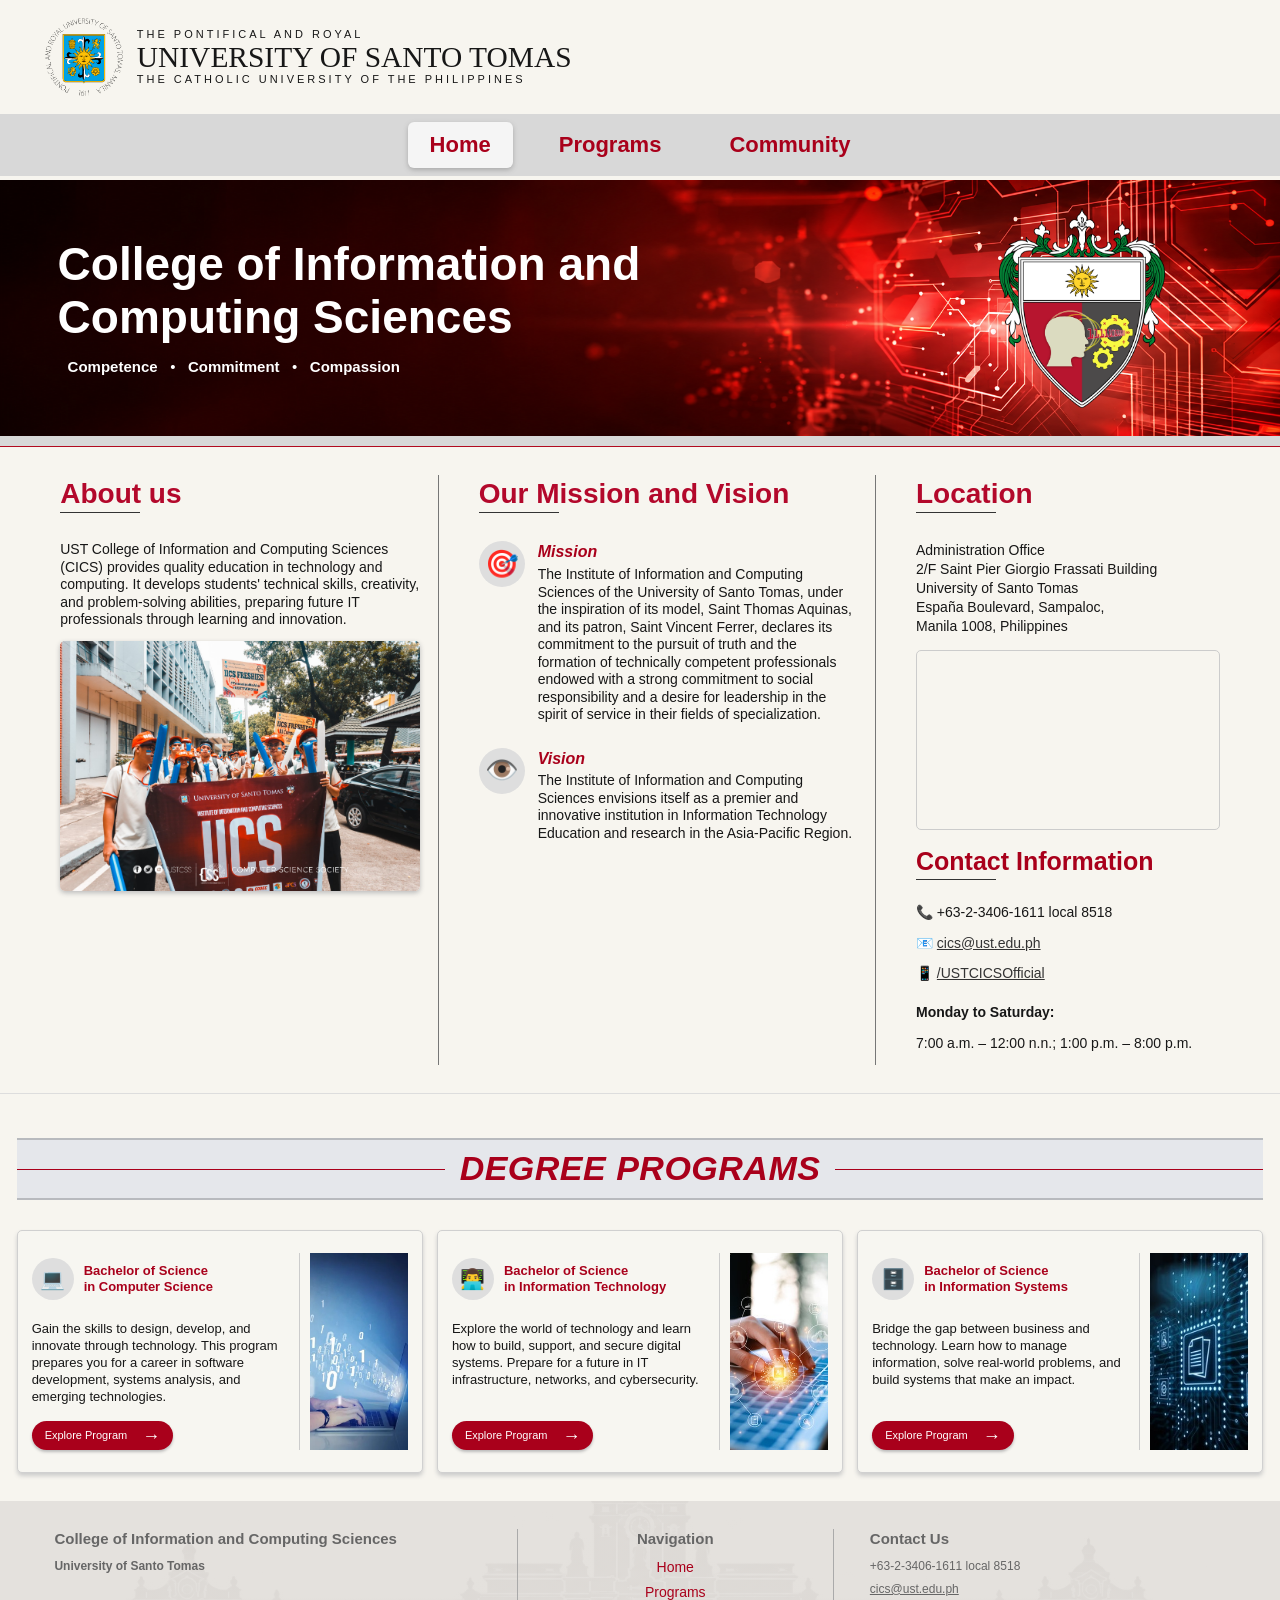
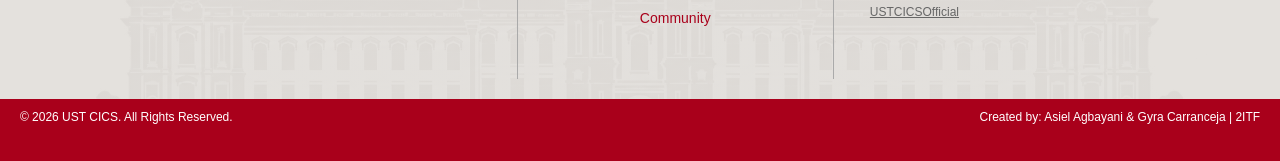
<file: index.html>
<!DOCTYPE html>
<html lang="en">
<head>
   <meta charset="UTF-8">
   <meta name="viewport" content="width=device-width, initial-scale=1.0">
   <title>UST College of Information and Computing Sciences</title>
   <link rel="stylesheet" href="home.css">
</head>
<body>


  
   <header class="top-header">
       <div class="ust-brand">
          
           <img src="home/ustlogo.png" alt="University of Santo Tomas logo" class="ust-logo">
           <div class="ust-name">
               <p class="small-title">THE PONTIFICAL AND ROYAL</p>
               <h1>UNIVERSITY OF SANTO TOMAS</h1>
               <p class="small-title">THE CATHOLIC UNIVERSITY OF THE PHILIPPINES</p>
           </div>
       </div>
       <div class="header-buttons">
</div>
   </header>


   <nav class="main-nav">
       <ul>
           <li><a href="index.html" class="active">Home</a></li>
           <li><a href="programs.html">Programs</a></li>
           <li><a href="community.html">Community</a></li>
       </ul>
   </nav>


  
   <section class="hero" id="home">
       <div class="hero-text">
           <h2>College of Information and<br>Computing Sciences</h2>
           <p><strong>Competence</strong> &nbsp; &bull; &nbsp; <strong>Commitment</strong> &nbsp; &bull; &nbsp; <strong>Compassion</strong></p>
       </div>
       <img src="home/logo.png" alt="CICS college crest" class="cics-crest">
   </section>


   <section class="intro-section" id="community">
       <div class="intro-column about-column">
           <h2 class="section-heading">About us</h2>
           <p>
               UST College of Information and Computing Sciences (CICS) provides quality
               education in technology and computing. It develops students' technical
               skills, creativity, and problem-solving abilities, preparing future IT
               professionals through learning and innovation.
           </p>
          
           <img src="home/about.png" alt="CICS students" class="about-image">
       </div>


       <div class="intro-column mission-column">
           <h2 class="section-heading">Our Mission and Vision</h2>


           <div class="mission-item">
               <div class="round-icon">🎯</div>
               <div>
                   <h3><i>Mission</i></h3>
                   <p>
                       The Institute of Information and Computing Sciences of the University
                       of Santo Tomas, under the inspiration of its model, Saint Thomas
                       Aquinas, and its patron, Saint Vincent Ferrer, declares its commitment
                       to the pursuit of truth and the formation of technically competent
                       professionals endowed with a strong commitment to social responsibility
                       and a desire for leadership in the spirit of service in their fields
                       of specialization.
                   </p>
               </div>
           </div>


           <div class="mission-item">
               <div class="round-icon">👁️</div>
               <div>
                   <h3><i>Vision</i></h3>
                   <p>
                       The Institute of Information and Computing Sciences envisions itself
                       as a premier and innovative institution in Information Technology
                       Education and research in the Asia-Pacific Region.
                   </p>
               </div>
           </div>
       </div>


<div class="location-column">


   <h2 class="section-heading">Location</h2>


   <p>
       Administration Office<br>
       2/F Saint Pier Giorgio Frassati Building<br>
       University of Santo Tomas<br>
       España Boulevard, Sampaloc,<br>
       Manila 1008, Philippines
   </p>


   <div class="location-map">
       <iframe
           src="https://maps.google.com/maps?q=Frassati%20Building%20University%20of%20Santo%20Tomas%20Manila&output=embed"
           title="Map showing Frassati Building"
           loading="lazy"
           allowfullscreen>
       </iframe>
   </div>


   <div class="contact-information">


       <h2 class="section-heading">Contact Information</h2>


       <p>📞 +63-2-3406-1611 local 8518</p>


      <p>
       📧
   <a href="mailto:cics@ust.edu.ph">cics@ust.edu.ph</a>
</p>


<p>
   📱
   <a href="https://www.facebook.com/USTCICSOfficial"
      target="_blank">/USTCICSOfficial</a>
</p>


       <div class="office-hours">
           <p><strong>Monday to Saturday:</strong></p>
           <p>7:00 a.m. – 12:00 n.n.; 1:00 p.m. – 8:00 p.m.</p>
       </div>


   </div>
</div>


</section>
   <section class="programs-section" id="programs">
       <div class="section-title-line">
           <span></span>
           <h2>DEGREE PROGRAMS</h2>
           <span></span>
       </div>


       <div class="program-grid">
           <article class="program-card">
               <div class="program-details">
                   <div class="program-title">
                       <div class="round-icon small-round"><span>&#128187;</span></div>
                       <h3>Bachelor of Science<br>in Computer Science</h3>
                   </div>
                   <p>
                       Gain the skills to design, develop, and innovate through technology.
                       This program prepares you for a career in software development,
                       systems analysis, and emerging technologies.
                   </p>
                   <a href="programs.html" class="program-button">Explore Program <span>&#8594;</span></a>
               </div>
               <img src="home/BSCS.jpg" alt="Computer Science program" class="program-image">
           </article>


           <article class="program-card">
               <div class="program-details">
                   <div class="program-title">
                       <div class="round-icon small-round">👨‍💻</div>
                       <h3>Bachelor of Science<br>in Information Technology</h3>
                   </div>
                   <p>
                       Explore the world of technology and learn how to build, support,
                       and secure digital systems. Prepare for a future in IT infrastructure,
                       networks, and cybersecurity.
                   </p>
                   <a href="programs.html" class="program-button">Explore Program <span>&#8594;</span></a>
               </div>
               <img src="home/BSIT.jpg" alt="Information Technology program" class="program-image">
           </article>


           <article class="program-card">
               <div class="program-details">
                   <div class="program-title">
                       <div class="round-icon small-round">🗄️</div>
                       <h3>Bachelor of Science<br>in Information Systems</h3>
                   </div>
                   <p>
                       Bridge the gap between business and technology. Learn how to manage
                       information, solve real-world problems, and build systems that make
                       an impact.
                   </p>
                   <a href="programs.html" class="program-button">Explore Program <span>&#8594;</span></a>
               </div>
               <img src="home/BSIS.jpg" alt="Information Systems program" class="program-image">
           </article>
       </div>
   </section>


   <footer class="site-footer">
       <div class="footer-column">
           <h3>College of Information and Computing Sciences</h3>
           <p><b>University of Santo Tomas</b></p>
       </div>


       <div class="footer-column footer-navigation">
           <h3>Navigation</h3>
           <ul>
               <li><a href="index.html">Home</a></li>
               <li><a href="programs.html">Programs</a></li>
               <li><a href="community.html">Community</a></li>
           </ul>
       </div>


       <div class="footer-column">
           <h3>Contact Us</h3>
           <p>+63-2-3406-1611 local 8518</p>
           <p><a href="mailto:cics@ust.edu.ph">cics@ust.edu.ph</a></p>
           <p><a href="https://www.facebook.com/USTCICSOfficial"target="_blank">USTCICSOfficial</a></p>
       </div>


       <div class="copyright">
           <span>&copy; 2026 UST CICS. All Rights Reserved.</span>
           <span>Created by: Asiel Agbayani & Gyra Carranceja | 2ITF</span>
       </div>
   </footer>


</body>
</html>
</file>
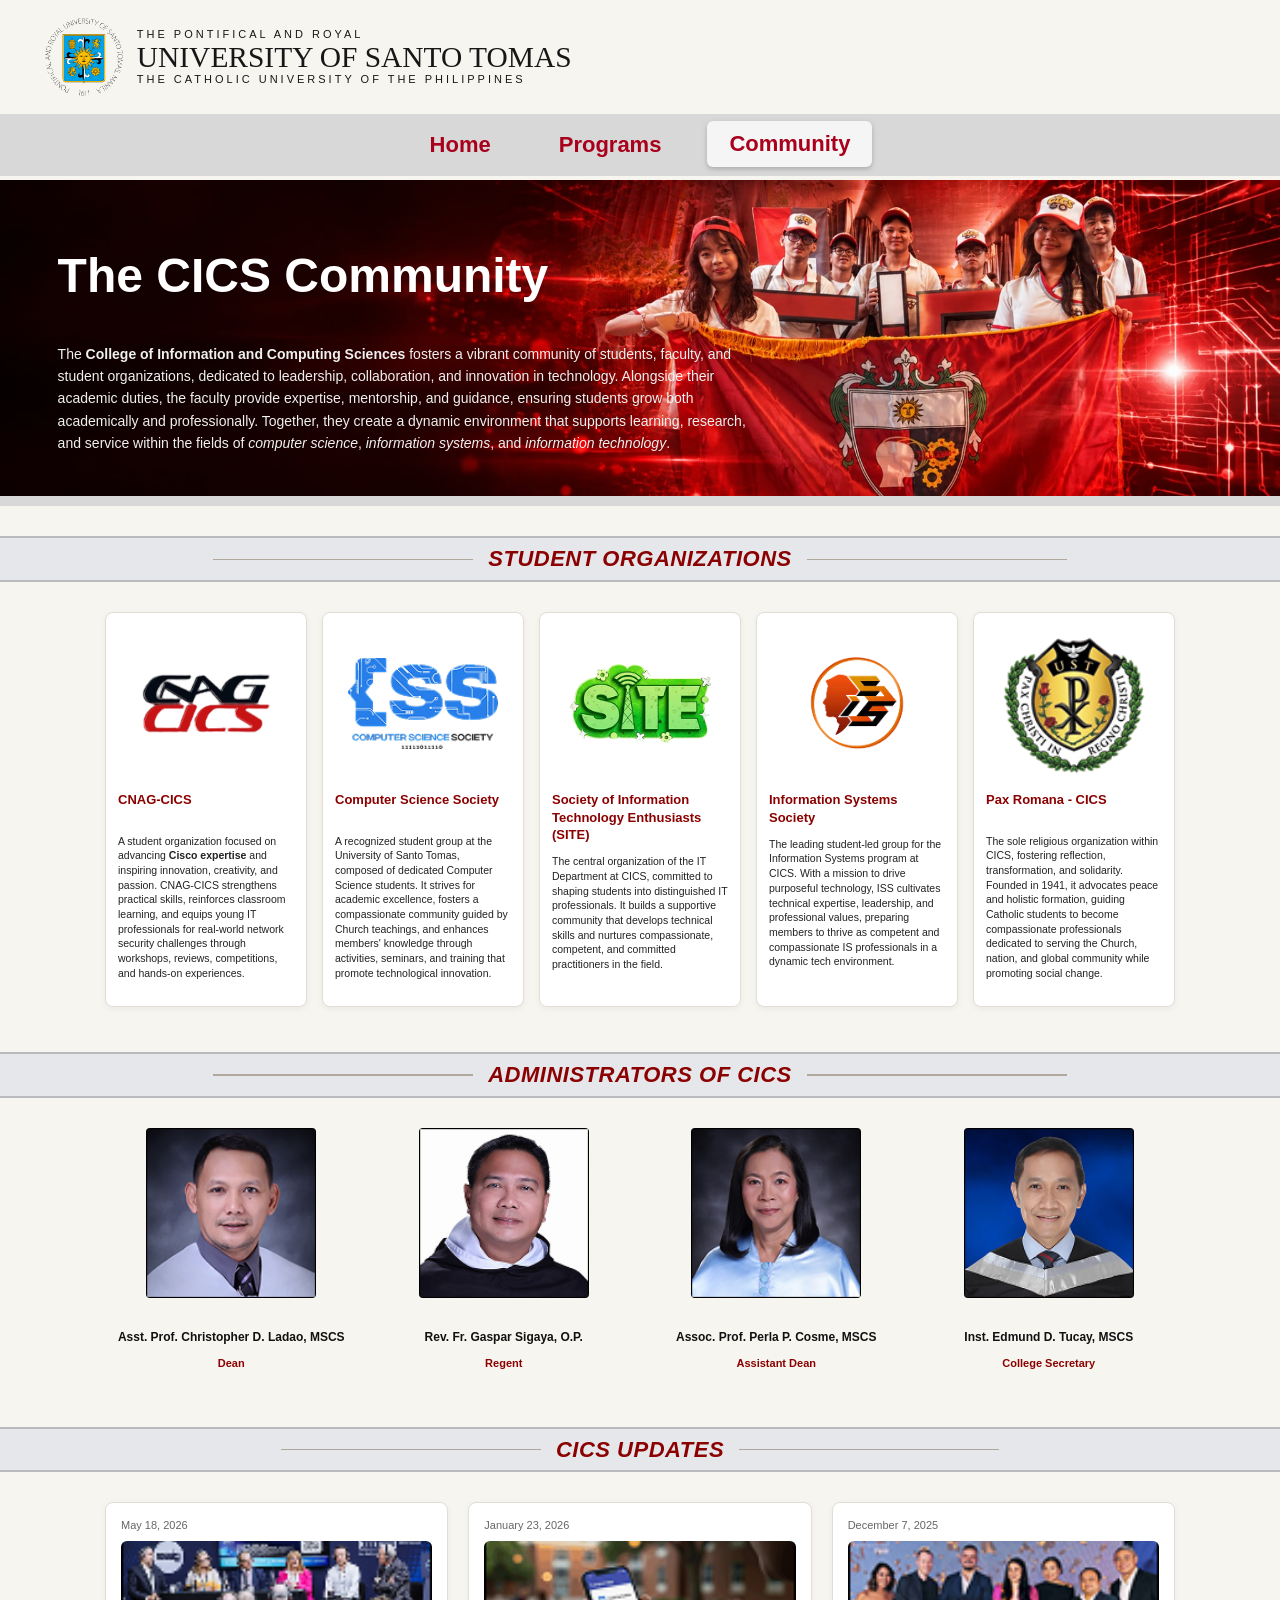
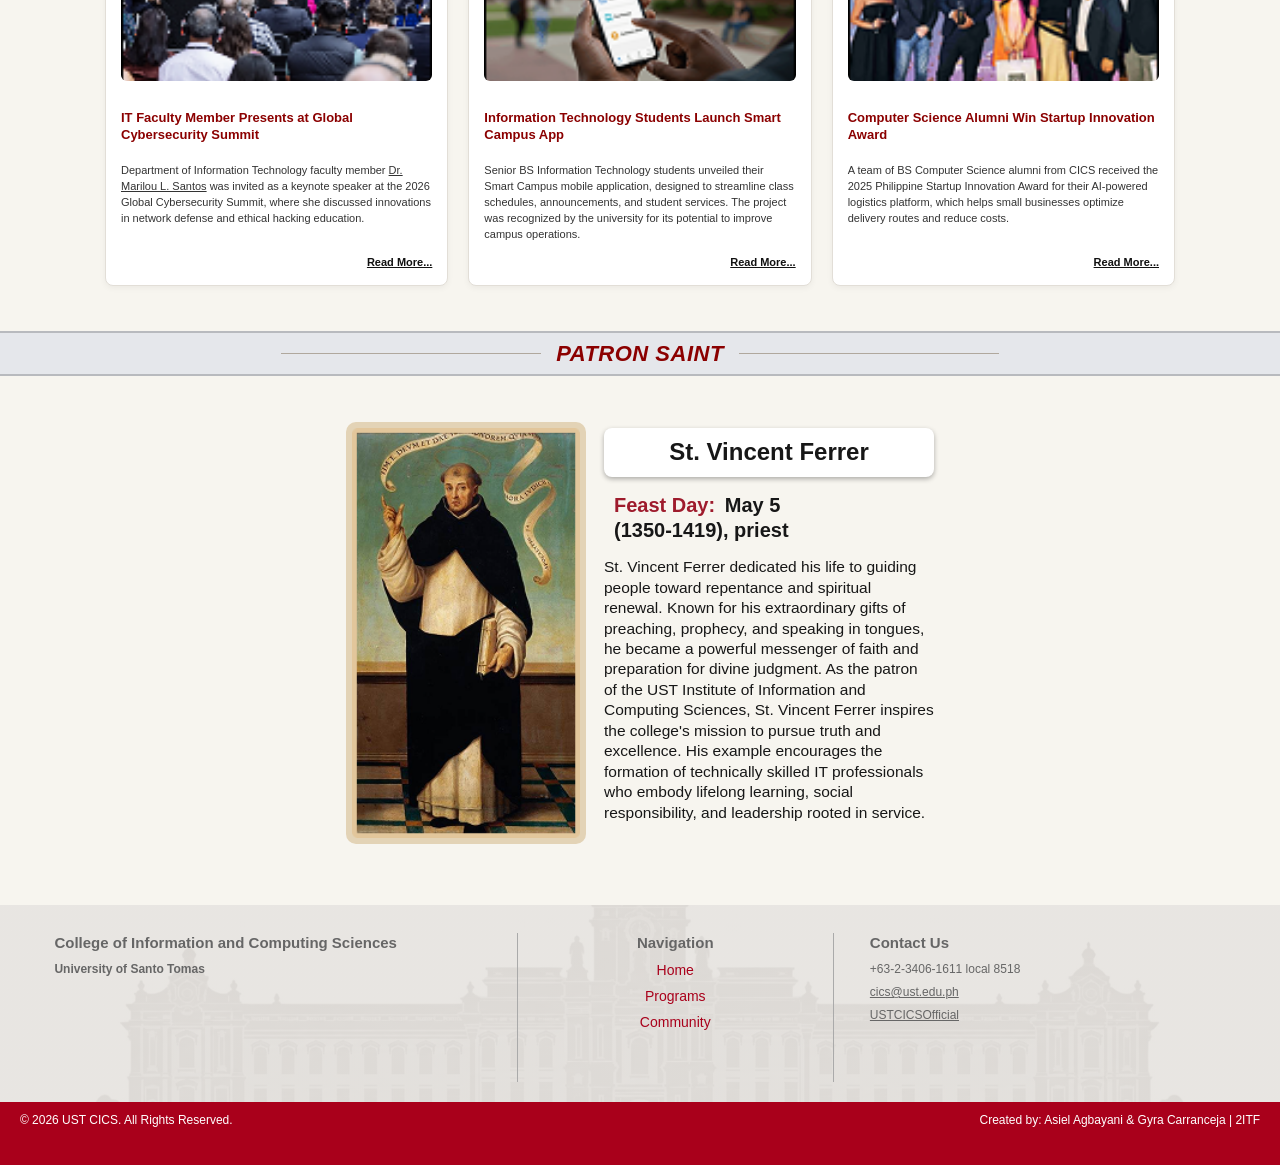
<file: community.html>
<!DOCTYPE html>
<html lang="en">
<head>
    <meta charset="UTF-8">
    <meta name="viewport" content="width=device-width, initial-scale=1.0">
    <title>The CICS Community - UST CICS</title>
    <link rel="stylesheet" href="community.css">
</head>
<body>


    <header class="top-header">
        <div class="ust-brand">
   
            <img src="community/ustlogo.png" alt="University of Santo Tomas logo" class="ust-logo">
            <div class="ust-name">
                <p class="small-title">THE PONTIFICAL AND ROYAL</p>
                <h1>UNIVERSITY OF SANTO TOMAS</h1>
                <p class="small-title">THE CATHOLIC UNIVERSITY OF THE PHILIPPINES</p>
            </div>
        </div>
    </header>


   <nav class="main-nav">
        <ul>
            <li><a href="index.html">Home</a></li>
            <li><a href="programs.html">Programs</a></li>
            <li><a href="community.html" class="active">Community</a></li>
        </ul>
    </nav>


    <section class="hero-section">
        <div class="hero-content">
            <div class="hero-text">
                <h1>The CICS Community</h1>
                <p>
                    The <b>College of Information and Computing Sciences</b> fosters a vibrant community of students, faculty, and student organizations, dedicated to leadership, collaboration, and innovation in technology. Alongside their academic duties, the faculty provide expertise, mentorship, and guidance, ensuring students grow both academically and professionally. Together, they create a dynamic environment that supports learning, research, and service within the fields of <i>computer science</i>, <i>information systems</i>, and <i>information technology</i>.
                </p>
            </div>
        </div>
    </section>


    <main class="main-container">


        <section class="content-section" id="organizations">
            <h2 class="section-title">STUDENT ORGANIZATIONS</h2>
            <div class="org-grid">
               
                <div class="org-card">
   
                    <img src="community/cnag.png" alt="CNAG-CICS Logo" class="org-logo">
                    <h3>CNAG-CICS</h3>
                    <p>
                        A student organization focused on advancing <b>Cisco expertise</b> and inspiring innovation, creativity, and passion. CNAG-CICS strengthens practical skills, reinforces classroom learning, and equips young IT professionals for real-world network security challenges through workshops, reviews, competitions, and hands-on experiences.
                    </p>
                </div>


                <div class="org-card">
                    <img src="community/css.png" alt="Computer Science Society Logo" class="org-logo">
                    <h3>Computer Science Society</h3>
                    <p>
                        A recognized student group at the University of Santo Tomas, composed of dedicated Computer Science students. It strives for academic excellence, fosters a compassionate community guided by Church teachings, and enhances members' knowledge through activities, seminars, and training that promote technological innovation.
                    </p>
                </div>


                <div class="org-card">
                    <img src="community/SITE.png" alt="SITE Logo" class="org-logo">
                    <h3>Society of Information Technology Enthusiasts (SITE)</h3>
                    <p>
                        The central organization of the IT Department at CICS, committed to shaping students into distinguished IT professionals. It builds a supportive community that develops technical skills and nurtures compassionate, competent, and committed practitioners in the field.
                    </p>
                </div>


                <div class="org-card">
                    <img src="community/ISS.png" alt="Information Systems Society Logo" class="org-logo">
                    <h3>Information Systems Society</h3>
                    <p>
                        The leading student-led group for the Information Systems program at CICS. With a mission to drive purposeful technology, ISS cultivates technical expertise, leadership, and professional values, preparing members to thrive as competent and compassionate IS professionals in a dynamic tech environment.
                    </p>
                </div>


                <div class="org-card">
                    <img src="community/paxromana.png" alt="Pax Romana CICS Logo" class="org-logo">
                    <h3>Pax Romana - CICS</h3>
                    <p>
                        The sole religious organization within CICS, fostering reflection, transformation, and solidarity. Founded in 1941, it advocates peace and holistic formation, guiding Catholic students to become compassionate professionals dedicated to serving the Church, nation, and global community while promoting social change.
                    </p>
                </div>


            </div>
        </section>


        <section class="content-section" id="administrators">
            <h2 class="section-title">ADMINISTRATORS OF CICS</h2>
            <div class="admin-grid">


                <div class="admin-card">
       
                    <img src="community/ladao.png" alt="Asst. Prof. Christopher D. Ladao" class="admin-img">
                    <h4>Asst. Prof. Christopher D. Ladao, MSCS</h4>
                    <p class="admin-role">Dean</p>
                </div>


                <div class="admin-card">
                    <img src="community/sigaya.png" alt="Rev. Fr. Gaspar Sigaya, O.P." class="admin-img">
                    <h4>Rev. Fr. Gaspar Sigaya, O.P.</h4>
                    <p class="admin-role">Regent</p>
                </div>


                <div class="admin-card">
                    <img src="community/cosme.png" alt="Assoc. Prof. Perla P. Cosme" class="admin-img">
                    <h4>Assoc. Prof. Perla P. Cosme, MSCS</h4>
                    <p class="admin-role">Assistant Dean</p>
                </div>


                <div class="admin-card">
                    <img src="community/tucay.png" alt="Inst. Edmund D. Tucay" class="admin-img">
                    <h4>Inst. Edmund D. Tucay, MSCS</h4>
                    <p class="admin-role">College Secretary</p>
                </div>


            </div>
        </section>


        <section class="content-section" id="updates">
            <h2 class="section-title">CICS UPDATES</h2>
            <div class="news-grid">


                <div class="news-card">
                    <div class="date-badge">May 18, 2026</div>
                    <img src="community/news1.png" alt="Cybersecurity Summit" class="news-img">
                    <h4>IT Faculty Member Presents at Global Cybersecurity Summit</h4>
                    <p>
                        Department of Information Technology faculty member <u>Dr. Marilou L. Santos</u> was invited as a keynote speaker at the 2026 Global Cybersecurity Summit, where she discussed innovations in network defense and ethical hacking education.
                    </p>
                    <a href="#" class="read-more">Read More...</a>
                </div>


                <div class="news-card">
                    <div class="date-badge">January 23, 2026</div>
                    <img src="community/news2.png" alt="Smart Campus App" class="news-img">
                    <h4>Information Technology Students Launch Smart Campus App</h4>
                    <p>
                        Senior BS Information Technology students unveiled their Smart Campus mobile application, designed to streamline class schedules, announcements, and student services. The project was recognized by the university for its potential to improve campus operations.
                    </p>
                    <a href="#" class="read-more">Read More...</a>
                </div>


                <div class="news-card">
                    <div class="date-badge">December 7, 2025</div>
                    <img src="community/news3.png" alt="Startup Innovation Award" class="news-img">
                    <h4>Computer Science Alumni Win Startup Innovation Award</h4>
                    <p>
                        A team of BS Computer Science alumni from CICS received the 2025 Philippine Startup Innovation Award for their AI-powered logistics platform, which helps small businesses optimize delivery routes and reduce costs.
                    </p>
                    <a href="#" class="read-more">Read More...</a>
                </div>


            </div>
        </section>


        <section class="content-section" id="patron-saint">
            <h2 class="section-title">PATRON SAINT</h2>


         <article class="saint-card">
    <figure class="saint-image">
      <img src="community/ferrer.png" alt="Portrait of St. Vincent Ferrer">
    </figure>


    <div class="saint-card-portrait">


      <h1 class="saint-name">St. Vincent Ferrer</h1>


      <p class="saint-feast">
        <span class="saint-feast-label">Feast Day:</span>
        <span class="saint-feast-date">May 5</span>
        <span class="saint-years">(1350-1419), priest</span>
      </p>


      <p class="saint-description">
        St. Vincent Ferrer dedicated his life to guiding people toward repentance
and spiritual renewal. Known for his extraordinary gifts of preaching,
        prophecy, and speaking in tongues, he became a powerful messenger of
        faith and preparation for divine judgment. As the patron of the UST
        Institute of Information and Computing Sciences, St. Vincent Ferrer
        inspires the college's mission to pursue truth and excellence. His
        example encourages the formation of technically skilled IT professionals
        who embody lifelong learning, social responsibility, and leadership
        rooted in service.
  </article>
   </p>
    </div>      
  </article>
</section>      
</main>      


 <footer class="site-footer">
       <div class="footer-column">
           <h3>College of Information and Computing Sciences</h3>
           <p><b>University of Santo Tomas</b></p>
       </div>


       <div class="footer-column footer-navigation">
           <h3>Navigation</h3>
           <ul>
               <li><a href="index.html">Home</a></li>
               <li><a href="programs.html">Programs</a></li>
               <li><a href="community.html">Community</a></li>
           </ul>
       </div>


       <div class="footer-column">
           <h3>Contact Us</h3>
           <p>+63-2-3406-1611 local 8518</p>
           <p><a href="mailto:cics@ust.edu.ph">cics@ust.edu.ph</a></p>
           <p><a href="https://www.facebook.com/USTCICSOfficial"target="_blank">USTCICSOfficial</a></p>
       </div>


       <div class="copyright">
           <span>&copy; 2026 UST CICS. All Rights Reserved.</span>
           <span>Created by: Asiel Agbayani & Gyra Carranceja | 2ITF</span>
       </div>
   </footer>


</body>
</html>
</file>
<file: home.css>
* {
    box-sizing: border-box;
}

html {
    scroll-behavior: smooth;
}

body {
    margin: 0;
    background-color: #f7f5ef;
    color: #171717;
    font-family: Arial, Helvetica, sans-serif;
    font-size: 14px;
    line-height: 1.35;
}

a {
    color: inherit;
}

.top-header {
    min-height: 104px;
    padding: 18px 3.5%;
    display: flex;
    align-items: center;
    justify-content: space-between;
    gap: 20px;
    background-color: #f7f5ef;
}

.ust-brand {
    display: flex;
    align-items: center;
    gap: 14px;
}

.ust-logo {
    width: 78px;
    height: 78px;
    object-fit: contain;
}

.ust-name .small-title {
    margin: 0;
    font-size: 11px;
    letter-spacing: 3px;
}

.ust-name h1 {
    margin: 0;
    font-family: Georgia, "Times New Roman", serif;
    font-size: clamp(18px, 2.3vw, 30px);
    font-weight: normal;
    line-height: 1.05;
}

.header-buttons {
    display: flex;
    align-items: center;
    gap: 12px;
}


.main-nav {
    background-color: #d8d8d8;
    border-bottom: 4px solid #f7f5ef;
}

.main-nav ul {
    display: flex;
    justify-content: center;
    gap: 24px;
    list-style: none;
    margin: 0;
    padding: 8px 15px;
}

.main-nav a {
    display: block;
    padding: 8px 22px;
    color: #a9001b;
    font-size: 22px;
    font-weight: bold;
    text-decoration: none;
    border-radius: 6px;
    transition: background-color 0.25s;
}

.main-nav a:hover,
.main-nav a.active {
    background-color: #f5f5f5;
    box-shadow: 0 2px 5px #aaa;
}


.hero {
    min-height: 200px;
    padding: 28px 4.5%;
    display: flex;
    align-items: center;
    justify-content: space-between;
    gap: 25px;
    color: white;
    background-image: url("home/header.png");
    background-size: cover;
    background-position: center;
    background-repeat: no-repeat;
    border-bottom: 10px solid #d8d8d8;
}

.hero-text h2 {
    margin: 0 0 14px;
    font-size: clamp(27px, 3.8vw, 46px);
    line-height: 1.15;
    font-weight: 800;
}

.hero-text p {
    margin: 0 0 0 10px;
    font-size: 15px;
}

.cics-crest {
    width: 180px;
    height: 200px;
    object-fit: contain;
    transform: translateX(-50px);
}


.intro-section {
    display: grid;
    grid-template-columns: 1.05fr 1.1fr 0.9fr;
    gap: 22px;
    padding: 28px 3.3%;
    border-top: 1px solid #b20a20;
    border-bottom: 1px solid #ddd;
}

.intro-column,
.location-column {
    min-width: 0;
    padding: 0 18px;
}

.about-column,
.mission-column {
    border-right: 1px solid #777;
}

.section-heading {
    color: #b3082b;
    font-size: 28px;
    margin-top: 0;
    margin-bottom: 20px;
    padding-bottom: 8px;
    width: fit-content;
}

.section-heading::after {
    content: "";
    display: block;
    width: 80px;
    height: 1px;
    background-color: #333;
}

.about-column p {
    margin: 0;
    font-size: 14px;
    line-height: 1.25;
}

.about-image {
    display: block;
    width: 100%;
    height: 250px;
    margin-top: 12px;
    object-fit: cover;
    border-radius: 5px;
    box-shadow: 0 2px 5px #bbb;
}


.mission-item {
    display: flex;
    align-items: flex-start;
    gap: 13px;
    margin: 16px 0 24px;
}

.mission-item h3 {
    margin: 0 0 3px;
    color: #a9001b;
    font-size: 16px;
}

.mission-item p {
    margin: 0;
    font-size: 14px;
    line-height: 1.25;
}

.round-icon {
    width: 46px;
    height: 46px;
    flex-shrink: 0;
    display: flex;
    align-items: center;
    justify-content: center;
    background-color: #dedede;
    border-radius: 50%;
    color: #b00020;
    font-size: 27px;
}


.location-column h2 {
    border-bottom: none;
}

.location-map {
    width: 100%;
    height: 180px;
    border: 1px solid #ccc;
    overflow: hidden;
    border-radius: 5px;
}


.location-map iframe {
    width: 100%;
    height: 100%;
    border: 0;
}

.contact-information {
    margin-top: 15px;
}

.contact-information h2 {
    color: #a9001b;
    font-size: 25px;
    margin-bottom: 15px;
}

.contact-information p {
    font-size: 14px;
    margin: 12px 0;
}

.contact-information a {
    color: #333;
}

.office-hours {
    margin-top: 20px;
}

.programs-section {
    padding: 14px 1.3% 28px;
    background-color: #f7f5ef;
}

.section-title-line {
    display: flex;
    align-items: center;
    justify-content: center;
    gap: 15px;
    text-align: center;
    color: #8b0000;
    font-size: 22px;
    font-weight: 800;
    font-style: italic;
    margin: 30px 0 25px 0;
    letter-spacing: 0.5px;
    margin-bottom: 30px;
    padding: 6px 0;
    background-color: #e5e7eb;
    border-top: 2px solid #b8babe;
    border-bottom: 2px solid #b8babe;
}

.section-title-line span {
    height: 1px;
    flex: 1;
    background-color: #a9001b;
}

.section-title-line h2 {
    margin: 0;
    color: #a9001b;
    font-size: clamp(24px, 3vw, 34px);
    font-style: italic;
    text-align: center;
}

.program-grid {
    display: grid;
    grid-template-columns: repeat(3, 1fr);
    gap: 14px;
}

.program-card {
    display: flex;
    align-items: stretch;
    gap: 12px;
    min-width: 0;
    padding: 22px 14px;
    background-color: #f7f6f1;
    border: 1px solid #d0d0d0;
    border-radius: 5px;
    box-shadow: 0 3px 4px #ccc;
    transition: transform 0.25s, box-shadow 0.25s;
}

.program-card:hover {
    transform: translateY(-4px);
    box-shadow: 0 7px 13px #c7c7c7;
}

.program-details {
    display: flex;
    flex: 1;
    flex-direction: column;
    align-items: flex-start;
    min-width: 0;
}

.program-title {
    display: flex;
    align-items: center;
    gap: 10px;
    min-height: 52px;
}

.program-title h3 {
    margin: 0;
    color: #a9001b;
    font-size: 13px;
    line-height: 1.2;
}

.small-round {
    width: 42px;
    height: 42px;
    font-size: 20px;
}

.program-details p {
    margin: 16px 0;
    font-size: 13px;
    line-height: 1.3;
}

.program-image {
    width: 29%;
    min-width: 70px;
    max-width: 115px;
    min-height: 170px;
    object-fit: cover;
    border-left: 1px solid #ccc;
    padding-left: 10px;
}

.program-button {
    display: inline-flex;
    align-items: center;
    justify-content: space-between;
    gap: 15px;
    margin-top: auto;
    padding: 7px 13px;
    background-color: #a9001b;
    color: white;
    font-size: 11px;
    text-decoration: none;
    border-radius: 18px;
    box-shadow: 0 2px 3px #bbb;
    transition: background-color 0.25s, transform 0.25s;
}

.program-button:hover {
    background-color: #760012;
    transform: translateX(3px);
}

.program-button span {
    font-size: 18px;
    line-height: 12px;
}

.site-footer {
    display: grid;
    grid-template-columns: 1.3fr 0.9fr 1.1fr;
    gap: 20px;
    padding: 28px 3% 0;
    color: #666;
    background-color: #e4e1dd;
    background-image:
        linear-gradient(
            rgba(228, 225, 221, 0.85),
            rgba(228, 225, 221, 0.85)
        ),
        url("home/footer.png");
    background-repeat: no-repeat;
    background-position: center bottom;
    background-size: 100% auto;
    min-height: 260px;
}

.footer-column {
    padding: 0 16px 18px;
}

.footer-column h3 {
    margin: 0 0 8px;
    font-size: 15px;
}

.footer-column p {
    margin: 7px 0;
    font-size: 12px;
}

.footer-navigation {
    text-align: center;
    border-left: 1px solid #aaa;
    border-right: 1px solid #aaa;
}

.footer-navigation ul {
    padding: 0;
    margin: 0;
    list-style: none;
}

.footer-navigation li {
    margin: 7px 0;
}

.footer-navigation a {
    color: #a9001b;
    text-decoration: none;
}

.footer-navigation a:hover,
.footer-column a:hover {
    text-decoration: underline;
}


.copyright {
    grid-column: 1 / -1;
    display: flex;
    justify-content: space-between;
    gap: 15px;
    padding: 10px 20px;
    margin: 0 -3.2% 0;
    color: white;
    background-color: #a9001b;
    font-size: 12px;
}


@media (max-width: 600px) {
    .top-header {
        padding: 8px 12px;
        gap: 8px;
    }

    .ust-brand {
        gap: 8px;
        min-width: 0;
    }

    .ust-logo {
        width: 45px;
        height: 45px;
    }

    .ust-name .small-title {
        font-size: 6px;
        letter-spacing: 0.5px;
    }

    .ust-name h1 {
        font-size: 15px;
        line-height: 1.1;
    }

    .header-buttons {
        gap: 6px;
        flex-shrink: 0;
    }


    .main-nav {
        padding: 6px 0;
    }

    .main-nav ul {
        gap: 10px;
        padding: 0;
    }

    .main-nav a {
        padding: 4px 12px;
        font-size: 15px;
    }

    .hero {
        min-height: 125px;
        padding: 16px 5%;
        gap: 10px;
    }

    .hero-text h2 {
        font-size: 22px;
        line-height: 1.15;
        margin: 0 0 12px;
    }

    .hero-text p {
        margin: 0;
        font-size: 11px;
    }

    .cics-crest {
        width: 75px;
        height: 90px;
        flex-shrink: 0;
        transform: none;
    }

    .intro-section {
        display: block;
        padding: 24px 6%;
    }

    .intro-column,
    .location-column {
        padding: 0 0 20px;
        border-right: none;
        border-bottom: 1px solid #999;
        margin-bottom: 20px;
    }

    .location-column {
        border-bottom: none;
        margin-bottom: 0;
        padding-bottom: 0;
    }

    .intro-column h2,
    .location-column h2 {
        font-size: 24px;
        margin: 0 0 12px;
    }

    .intro-column p,
    .location-column p {
        font-size: 11px;
        line-height: 1.35;
    }

    .about-image {
        height: 145px;
        margin-top: 12px;
    }

    .mission-item {
        align-items: flex-start;
        gap: 14px;
        margin-bottom: 24px;
    }

    .mission-item .round-icon {
        width: 44px;
        height: 44px;
        flex: 0 0 44px;
        font-size: 22px;
    }

    .mission-item h3 {
        font-size: 17px;
        margin-bottom: 6px;
    }

    .mission-item p {
        font-size: 11px;
        line-height: 1.35;
    }

    .location-map {
        height: 150px;
    }

    .contact-information {
        margin-top: 18px;
    }

    .contact-information h2 {
        font-size: 20px;
    }

    .contact-information p {
        font-size: 11px;
    }

    .office-hours {
        margin-top: 16px;
    }

    .programs-section {
        padding: 14px 3% 24px;
    }

    .section-title-line {
        gap: 10px;
        margin-bottom: 18px;
    }

    .section-title-line h2 {
        font-size: 20px;
    }

    .program-grid {
        display: flex;
        flex-direction: column;
        gap: 20px;
        padding: 0 2.5%;
    }

    .program-card {
        display: grid;
        grid-template-columns: minmax(0, 1fr) 92px;
        column-gap: 18px;
        align-items: stretch;
        width: 100%;
        margin: 0;
        padding: 14px 10px;
        border-radius: 8px;
    }

    .program-details {
        grid-column: 1;
    }

    .program-title {
        gap: 8px;
        min-height: 44px;
    }

    .program-title h3 {
        font-size: 12px;
    }

    .small-round {
        width: 36px;
        height: 36px;
        font-size: 18px;
    }

    .program-details p {
        margin: 8px 0 12px;
        font-size: 11px;
        line-height: 1.35;
    }

    .program-image {
        grid-column: 2;
        grid-row: 1;
        width: 100%;
        min-width: 0;
        max-width: none;
        min-height: 100%;
        height: 100%;
        padding: 0;
        border-left: none;
        border-radius: 8px;
        object-fit: cover;
    }

    .program-button {
        gap: 8px;
        width: fit-content;
        padding: 7px 10px;
        font-size: 10px;
        white-space: nowrap;
    }

    /* MOBILE FOOTER */
    .site-footer {
        grid-template-columns: 0.8fr 1.2fr;
        column-gap: 16px;
        row-gap: 0;
        padding: 18px 4% 0;
        background-size: cover;
        background-position: bottom center;
    }

    .footer-column {
        padding: 0 4px 18px;
        min-width: 0;
    }

    .site-footer > .footer-column:first-child {
        grid-column: 1 / -1;
        margin-bottom: 14px;
        padding-bottom: 12px;
        border-bottom: 1px solid #555;
    }

    .footer-column h3 {
        font-size: 14px;
        line-height: 1.3;
    }

    .footer-column p {
        font-size: 11px;
        overflow-wrap: anywhere;
    }

    .footer-navigation {
        grid-column: 1;
        text-align: left;
        border: none;
    }

    .footer-navigation a {
        display: block;
        margin-bottom: 6px;
        font-size: 12px;
        color: #6b6b6b;
    }

    .site-footer > .footer-column:last-of-type {
        grid-column: 2;
    }

    .copyright {
        grid-column: 1 / -1;
        flex-direction: column;
        align-items: flex-start;
        gap: 4px;
        padding: 12px 4%;
        margin: 0 -4%;
        font-size: 10px;
        line-height: 1.4;
    }
}
</file>
<file: community.css>
* {
    box-sizing: border-box;
}


html {
    scroll-behavior: smooth;
}


body {
    margin: 0;
    background-color: #f7f5ef;
    color: #171717;
    font-family: Arial, Helvetica, sans-serif;
    font-size: 14px;
    line-height: 1.35;
}


a {
    color: inherit;
}


.top-header {
    min-height: 104px;
    padding: 18px 3.5%;
    display: flex;
    align-items: center;
    justify-content: space-between;
    gap: 20px;
    background-color: #f7f5ef;
}


.ust-brand {
    display: flex;
    align-items: center;
    gap: 14px;
}


.ust-logo {
    width: 78px;
    height: 78px;
    object-fit: contain;
}


.ust-name .small-title {
    margin: 0;
    font-size: 11px;
    letter-spacing: 3px;
}


.ust-name h1 {
    margin: 0;
    font-family: Georgia, "Times New Roman", serif;
    font-size: clamp(18px, 2.3vw, 30px);
    font-weight: normal;
    line-height: 1.05;
}


.main-nav {
    background-color: #d8d8d8;
    border-bottom: 4px solid #f7f5ef;
}


.main-nav ul {
    display: flex;
    justify-content: center;
    gap: 24px;
    list-style: none;
    margin: 0;
    padding: 8px 15px;
}


.main-nav a {
    display: block;
    padding: 8px 22px;
    color: #a9001b;
    font-size: 22px;
    font-weight: bold;
    text-decoration: none;
    border-radius: 6px;
    transition: background-color 0.25s, transform 0.25s;
}


.main-nav a:hover,
.main-nav a.active {
    background-color: #f5f5f5;
    box-shadow: 0 2px 5px #aaa;
    transform: translateY(-1px);
}


.hero-section {
    min-height: 200px;
    padding: 28px 4.5%;
    display: flex;
    align-items: center;
    justify-content: space-between;
    gap: 25px;
    color: white;


    background-image: url("community/header.jpg");
    background-size: cover;
    background-position: center;
    background-repeat: no-repeat;


    border-bottom: 10px solid #d8d8d8;
}
.hero-text h1 {
    font-size: 48px;
    line-height: 1.15;
    font-weight: 800;
}


.hero-text p {
    text-align:left;
    font-size: 14px;
    line-height: 1.6;
    color: #f0f0f0;
    max-width: 690px;
    margin-right:50px;
}


.main-container {
    max-width: 1100px;
    margin: auto;
    padding: 0 15px;
}


.content-section {
    margin-bottom: 45px;
}


.section-title {
    display: flex;
    align-items: center;
    justify-content: center;
    gap: 15px;
    text-align: center;
    color: #8b0000;
    font-size: 22px;
    font-weight: 800;
    font-style: italic;
    margin: 30px 0 25px 0;
    letter-spacing: 0.5px;
    margin-bottom: 30px;
    padding: 6px 0;
    background-color: #e5e7eb;
    border-top: 2px solid #b8babe;
    border-bottom: 2px solid #b8babe;
    width: 100vw;
    margin-left: calc(50% - 50vw);
}


.section-title::before,
.section-title::after {
    content: "";
    flex: 1;
    height: 1.5px;
    background-color: #b0a89d;
    max-width: 260px;
}


.org-grid {
    display: grid;
    grid-template-columns: repeat(5, 1fr);
    gap: 15px;
}


.org-card {
    background-color: #ffffff;
    border: 1px solid #e2ded7;
    border-radius: 8px;
    padding: 15px 12px;
    text-align: center;
    box-shadow: 0 2px 6px rgba(0, 0, 0, 0.05);
    transition: transform 0.3s ease, box-shadow 0.3s ease;
}


.org-card:hover {
    transform: translateY(-4px);
    box-shadow: 0 6px 14px rgba(0, 0, 0, 0.12);
}


.org-logo {
    width: 150px;
    height: 150px;
    object-fit: contain;
    margin: 0 auto 12px auto;
    display: block;
}


.org-card h3 {
    color: #8b0000;
    font-size: 13px;
    font-weight: bold;
    text-align: left;
    margin-bottom: 8px;
    min-height: 32px;
    display: flex;
    align-items: left;
    justify-content: left;
}


.org-card p {
    font-size: 10.5px;
    line-height: 1.4;
    color: #222222;
    text-align: left;
}


.admin-grid {
    display: grid;
    grid-template-columns: repeat(4, 1fr);
    gap: 20px;
}


.admin-card {
    background-color: transparent;
    text-align: center;
    box-shadow: transparent;
}


.admin-img {
    width: 100%;
    height: 170px;
    width:170px;
    object-fit: cover;
    border-radius: 4px;
    margin-bottom: 10px;
}


.admin-card h4 {
    color: #111111;
    font-size: 12px;
    font-weight: bold;
    margin-bottom: 4px;
}


.admin-role {
    font-size: 11px;
    color: #8b0000;
    font-weight: 600;
}


.news-grid {
    display: grid;
    grid-template-columns: repeat(3, 1fr);
    gap: 20px;
}


.news-card {
    background-color: #ffffff;
    border: 1px solid #e2ded7;
    border-radius: 8px;
    padding: 15px;
    box-shadow: 0 2px 6px rgba(0,0,0,0.05);
    display: flex;
    flex-direction: column;
}


.news-card:hover {
    transform: translateY(-4px);
    box-shadow: 0 6px 14px rgba(0, 0, 0, 0.12);
}


.date-badge {
    text-align: left;
    font-size: 11px;
    color: #666666;
    margin-bottom: 8px;
}


.news-img {
    width: 100%;
    height: 140px;
    object-fit: cover;
    border-radius: 6px;
    margin-bottom: 12px;
}


.news-card h4 {
    color: #8b0000;
    font-size: 13px;
    font-weight: bold;
    margin-bottom: 8px;
    line-height: 1.3;
    text-align:left;
}


.news-card p {
    font-size: 11px;
    line-height: 1.45;
    color: #333333;
    margin-bottom: 12px;
    flex-grow: 1;
    text-align:left;
}


.read-more {
    align-self: flex-end;
    font-size: 11px;
    font-weight: bold;
    color: #111111;
}


.read-more:hover {
    color: #8b0000;
    text-decoration: underline;
}


 .saint-card {
        display: grid;
        grid-template-columns: 240px 1fr;
        gap: 18px;
        width: 100%;
        max-width: 620px;
        margin: 0 auto;
        padding: 16px;
    }
 
    .saint-image {
        margin: 0;
        padding: 6px;
        background-color: #e3d3b6;
        border-radius: 10px;
    }
 
    .saint-image img {
        display: block;
        width: 100%;
        height: 100%;
        min-height: 0;
        object-fit: cover;
        border-radius: 4px;
    }
 
    .saint-card-portrait {
        display: flex;
        flex-direction: column;
        padding-top: 6px;
    }
 
    .saint-name {
        margin: 0 0 16px;
        padding: 10px 20px;
        text-align: center;
        font-size: 24px;
        font-weight: 800;
        line-height: 1.2;
        background: #ffffff;
        border-radius: 8px;
        box-shadow: 0 2px 5px rgba(0, 0, 0, 0.3);
    }
 
    .saint-feast {
        margin: 0 0 14px 10px;
        font-size: 20px;
        font-weight: 700;
        line-height: 1.25;
    }
 
    .saint-feast-label {
        color: #9e1b2c;
        font-weight: 800;
        margin-right: 4px;
    }
 
    .saint-years {
        display: block;
    }
 
    .saint-description {
        margin: 0;
        font-size: 15.5px;
        font-weight: 500;
        line-height: 1.32;
    }


.site-footer {
   display: grid;
   grid-template-columns: 1.3fr 0.9fr 1.1fr;
   gap: 20px;
   padding: 28px 3% 0;
   color: #666;
   background-color: #e4e1dd;
   background-image:
       linear-gradient(
           rgba(228, 225, 221, 0.85),
           rgba(228, 225, 221, 0.85)
       ),
       url("community/footer.jpg");
   background-repeat: no-repeat;
   background-position: center bottom;
   background-size: 100% auto;
   min-height: 260px;
}


.footer-column {
   padding: 0 16px 18px;
}


.footer-column h3 {
   margin: 0 0 8px;
   font-size: 15px;
}


.footer-column p {
   margin: 7px 0;
   font-size: 12px;
}


.footer-navigation {
   text-align: center;
   border-left: 1px solid #aaa;
   border-right: 1px solid #aaa;
}


.footer-navigation ul {
   padding: 0;
   margin: 0;
   list-style: none;
}


.footer-navigation li {
   margin: 7px 0;
}


.footer-navigation a {
   color: #a9001b;
   text-decoration: none;
}


.footer-navigation a:hover,
.footer-column a:hover {
   text-decoration: underline;
}


.copyright {
   grid-column: 1 / -1;
   display: flex;
   justify-content: space-between;
   gap: 15px;
   padding: 10px 20px;
   margin: 0 -3.2% 0;
   color: white;
   background-color: #a9001b;
   font-size: 12px;
}


@media (max-width: 600px) {


   .top-header {
        padding: 8px 12px;
        gap: 8px;
    }

    .ust-brand {
        gap: 8px;
        min-width: 0;
    }

    .ust-logo {
        width: 45px;
        height: 45px;
    }

    .ust-name .small-title {
        font-size: 6px;
        letter-spacing: 0.5px;
    }

    .ust-name h1 {
        font-size: 15px;
        line-height: 1.1;
    }

    .header-buttons {
        gap: 6px;
        flex-shrink: 0;
    }

    .main-nav {
        padding: 6px 0;
    }

    .main-nav ul {
        gap: 10px;
        padding: 0;
    }

    .main-nav a {
        padding: 4px 12px;
        font-size: 15px;
    }

    .hero {
        min-height: 125px;
        padding: 16px 5%;
        gap: 10px;
    }

    .hero-text h2 {
        font-size: 22px;
        line-height: 1.15;
        margin: 0 0 12px;
    }

    .hero-text p {
        margin: 0;
        font-size: 11px;
    }

    .main-container {
        padding: 0 10px;
    }
 
    .section-title {
        font-size: 19px;
        gap: 8px;
        margin: 22px 0 18px;
    }
 
    .section-title::before,
    .section-title::after {
        max-width: none;
    }
 
    .org-grid {
        grid-template-columns: repeat(2, 1fr);
        gap: 12px;
    }


    .org-grid > .org-card:last-child:nth-child(3n + 1) {
        grid-column: auto;
    }
 
    .org-grid > .org-card:last-child:nth-child(odd) {
        grid-column: 1 / -1;
        justify-self: center;
        width: calc(50% - 6px);
    }
 
    .org-logo {
        width: 100%;
        height: 120px;
    }
 
    .org-card h3 {
        font-size: 13px;
    }
 
    .admin-grid {
        grid-template-columns: repeat(2, 1fr);
        gap: 12px;
    }
 
    .admin-img {
        width: 100%;
        height: auto;
        aspect-ratio: 1 / 1;
    }
 
    .news-grid {
        grid-template-columns: repeat(2, 1fr);
        gap: 12px;
    }
 
    .news-grid > .news-card:last-child:nth-child(odd) {
        grid-column: 1 / -1;
        justify-self: center;
        width: calc(50% - 6px);
    }
 
    .news-card {
        padding: 10px;
    }
 
    .news-img {
        height: 85px;
    }
 
    .news-card h4 {
        font-size: 12px;
    }
 
    .news-card p {
        font-size: 10px;
    }
 
 
     .saint-card {
        display: grid;
        grid-template-columns: 44% 1fr;
        gap: 14px;
        align-items: stretch;
        width: 100%;
        max-width: 100%;
        margin: 0 auto;
        padding: 8px 4px;
        font-family: "Inter", "Helvetica Neue", Arial, sans-serif;
    }
 
    .saint-image {
        margin: 0;
        padding: 4px;
        background-color: #e3d3b6;
        border-radius: 10px;
    }
 
    .saint-image img {
        display: block;
        width: 100%;
        height: 100%;
        min-height: 0;
        object-fit: cover;
        border-radius: 4px;
    }
 
    /* Right-hand column */
    .saint-card-portrait {
        display: flex;
        flex-direction: column;
        min-width: 0;
        padding-top: 0;
    }
 
    .saint-name {
        margin: 0 0 10px;
        padding: 8px 6px;
        text-align: center;
        font-size: 16px;
        font-weight: 800;
        line-height: 1.2;
        background: #ffffff;
        border-radius: 8px;
        box-shadow: 0 2px 5px rgba(0, 0, 0, 0.3);
    }
 
    .saint-feast {
        margin: 0 0 8px 4px;
        font-size: 15px;
        font-weight: 700;
        line-height: 1.25;
    }
 
    .saint-feast-label {
        color: #9e1b2c;
        font-weight: 800;
    }
 
    .saint-years {
        display: block;
    }
 
    .saint-description {
        margin: 0;
        font-size: 12.5px;
        font-weight: 500;
        line-height: 1.32;
    }


  .site-footer {
       grid-template-columns: 0.8fr 1.2fr;
       column-gap: 16px;
       row-gap: 0;
       padding: 18px 4% 0;
       background-size: cover;
       background-position: bottom center;
   }


   .footer-column {
       padding: 0 4px 18px;
       min-width: 0;
   }


   .site-footer > .footer-column:first-child {
       grid-column: 1 / -1;
       margin-bottom: 14px;
       padding-bottom: 12px;
       border-bottom: 1px solid #555;
   }


   .footer-column h3 {
       font-size: 14px;
       line-height: 1.3;
   }


   .footer-column p {
       font-size: 11px;
       overflow-wrap: anywhere;
   }

   .footer-navigation {
       grid-column: 1;
       text-align: left;
       border: none;
   }

   .footer-navigation a {
       display: block;
       margin-bottom: 6px;
       font-size: 12px;
       color: #6b6b6b;
   }

   .site-footer > .footer-column:last-of-type {
       grid-column: 2;
   }


   .copyright {
       grid-column: 1 / -1;
       flex-direction: column;
       align-items: flex-start;
       gap: 4px;
       padding: 12px 4%;
       margin: 0 -4%;
       font-size: 10px;
       line-height: 1.4;
   }


}
</file>
